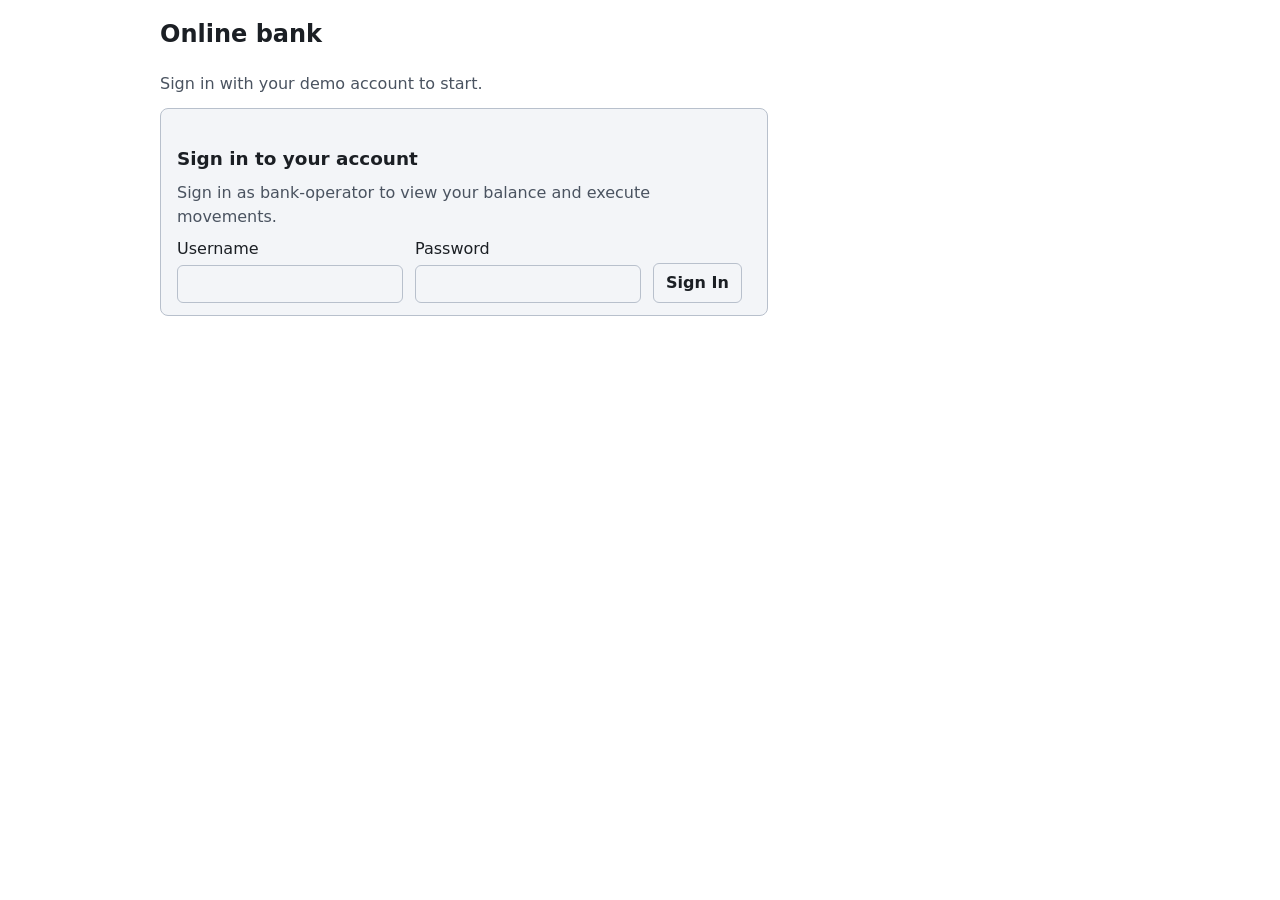
<file: src/bank/index.html>
<!doctype html>
<html lang="en">
<head>
  <meta charset="utf-8">
  <meta name="viewport" content="width=device-width, initial-scale=1">
  <meta name="color-scheme" content="light dark">
  <title>Online bank</title>
  <link rel="icon" href="data:,">
  <link rel="stylesheet" href="styles.css">
  <script type="module" src="app.js"></script>
</head>
<body>
  <header class="page-header">
    <h1>Online bank</h1>
    <div id="user-profile" class="user-profile" hidden>
      <span class="user-badge">Signed in as <strong id="user-display">-</strong></span>
      <button type="button" id="sign-out-button">Sign Out</button>
    </div>
  </header>

  <main>
    <p id="status" class="status" role="status" aria-live="polite">Loading.</p>

    <section id="login-section" aria-labelledby="login-title" class="card login-card">
      <h2 id="login-title">Sign in to your account</h2>
      <p id="hint" class="hint">Sign in as bank-operator to view your balance and execute movements.</p>
      <form id="login-form" class="login-form" autocomplete="off" novalidate>
        <div class="field">
          <label for="login-username">Username</label>
          <input id="login-username" name="username" type="text" autocomplete="username" spellcheck="false" required>
        </div>
        <div class="field">
          <label for="login-password">Password</label>
          <input id="login-password" name="password" type="password" autocomplete="current-password" required>
        </div>
        <button type="submit" id="sign-in-button">Sign In</button>
      </form>
      <p id="login-error" class="message message-error" role="alert" aria-live="assertive" hidden></p>
    </section>

    <div id="authenticated-view" hidden>
      <section aria-labelledby="balance-title" class="cards">
        <h2 id="balance-title" class="visually-hidden">Balance</h2>
        <div class="card">
          <h3>Current balance</h3>
          <p class="big" id="balance">-</p>
        </div>
      </section>

      <section aria-labelledby="move-title">
        <h2 id="move-title">New operation</h2>
        <form id="move-form" class="move-form" novalidate>
          <div class="field">
            <label for="move-type">Operation</label>
            <select id="move-type" name="type">
              <option value="deposit">Deposit</option>
              <option value="withdrawal">Withdrawal</option>
            </select>
          </div>
          <div class="field">
            <label for="move-amount">Amount</label>
            <input id="move-amount" name="amount" type="text" inputmode="decimal" autocomplete="off" aria-describedby="amount-error">
          </div>
          <button type="submit" id="execute-button">Execute</button>
        </form>
        <p id="amount-error" class="message message-error" hidden></p>
        <p id="operate-status" class="message" role="status" aria-live="polite" hidden></p>

        <dl id="result" class="result" hidden>
          <div><dt>Result</dt><dd id="r-result"></dd></div>
          <div><dt>Updated balance</dt><dd id="r-balance"></dd></div>
          <div><dt>Answered by region</dt><dd id="r-served"></dd></div>
          <div><dt>Processed in region</dt><dd id="r-processed"></dd></div>
          <div><dt>Database role</dt><dd id="r-role"></dd></div>
          <div><dt>Round trip</dt><dd id="r-round"></dd></div>
          <div><dt>Server time</dt><dd id="r-server"></dd></div>
          <div><dt>Attempts</dt><dd id="r-attempts"></dd></div>
        </dl>
      </section>

      <section aria-labelledby="ops-title">
        <h2 id="ops-title">Operations in this session</h2>
        <p id="latency-summary" class="hint">No operations yet.</p>
        <div class="table-wrap">
          <table>
            <caption class="visually-hidden">Operations of this session, newest first</caption>
            <thead>
              <tr>
                <th scope="col">Id</th>
                <th scope="col">Type</th>
                <th scope="col" class="num">Amount</th>
                <th scope="col" class="num">Balance after</th>
                <th scope="col">Region</th>
                <th scope="col">Backend</th>
                <th scope="col" class="num">Round trip (ms)</th>
                <th scope="col" class="num">Server (ms)</th>
                <th scope="col" class="num">Attempts</th>
              </tr>
            </thead>
            <tbody id="ops-body"></tbody>
          </table>
        </div>
        <p class="actions"><button type="button" id="verify-button">Verify my operations</button></p>
        <p id="verify-message" class="message" role="status" aria-live="polite" hidden></p>
        <ul id="verify-missing" class="missing-list" hidden></ul>
      </section>
    </div>
  </main>
</body>
</html>
</file>
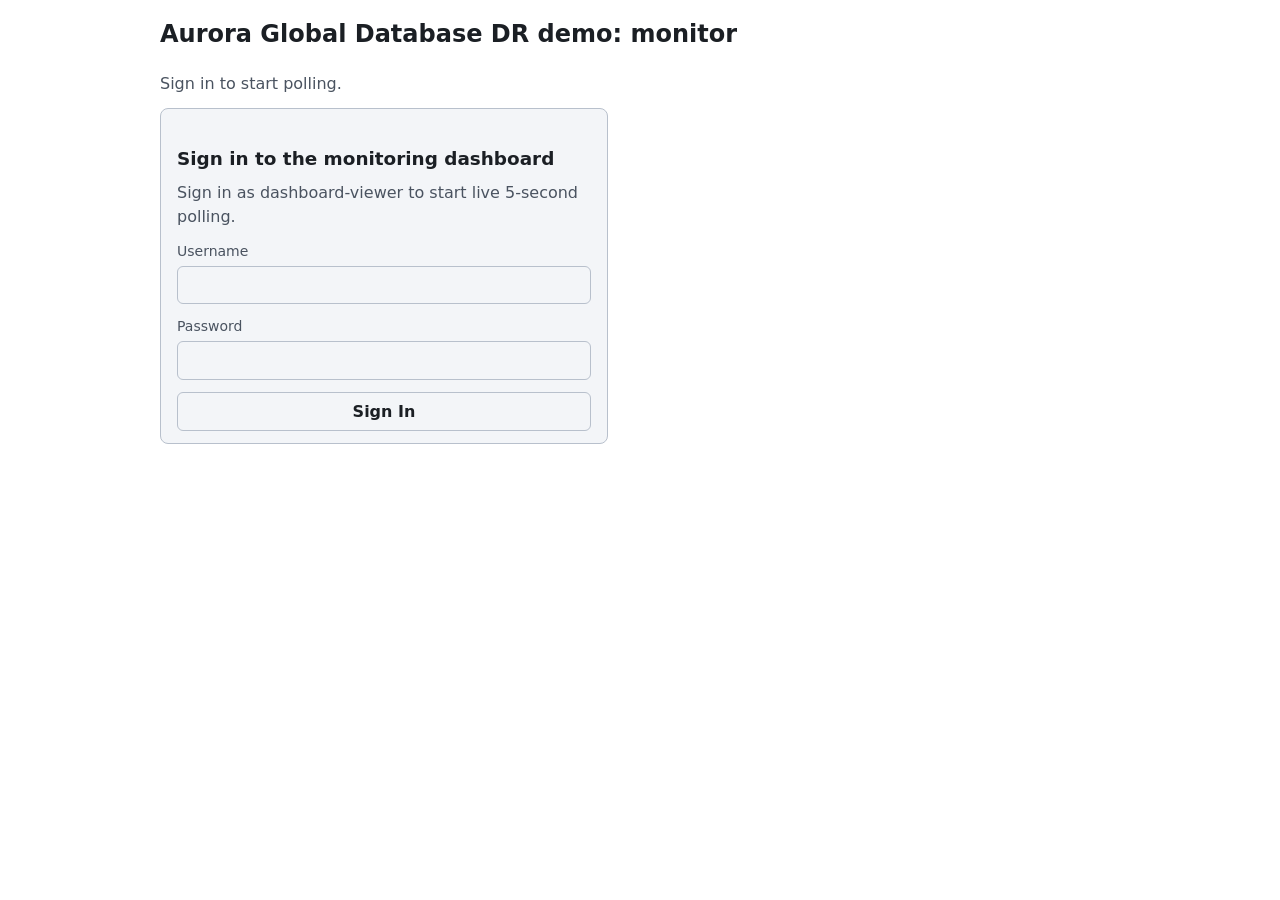
<file: src/dashboard/index.html>
<!doctype html>
<html lang="en">
<head>
  <meta charset="utf-8">
  <meta name="viewport" content="width=device-width, initial-scale=1">
  <meta name="color-scheme" content="light dark">
  <title>DR demo dashboard</title>
  <link rel="icon" href="data:,">
  <link rel="stylesheet" href="styles.css">
  <script type="module" src="app.js"></script>
</head>
<body>
  <header class="page-header">
    <h1>Aurora Global Database DR demo: monitor</h1>
    <div id="user-profile" class="user-profile" hidden>
      <span class="user-badge">Signed in as <strong id="user-display">-</strong></span>
      <button type="button" id="sign-out-button">Sign Out</button>
    </div>
  </header>

  <main>
    <p id="status" class="status" role="status" aria-live="polite">Loading.</p>

    <div id="auth-banner" class="banner banner-error" role="alert" hidden></div>

    <section id="login-section" aria-labelledby="login-title" class="card login-card">
      <h2 id="login-title">Sign in to the monitoring dashboard</h2>
      <p id="hint" class="hint">Sign in as dashboard-viewer to start live 5-second polling.</p>
      <form id="login-form" class="login-form" autocomplete="off" novalidate>
        <div class="field">
          <label for="login-username">Username</label>
          <input id="login-username" name="username" type="text" autocomplete="username" spellcheck="false" required>
        </div>
        <div class="field">
          <label for="login-password">Password</label>
          <input id="login-password" name="password" type="password" autocomplete="current-password" required>
        </div>
        <button type="submit" id="sign-in-button">Sign In</button>
      </form>
      <p id="login-error" class="banner banner-error" role="alert" aria-live="assertive" hidden></p>
    </section>

    <div id="authenticated-view" hidden>
      <div id="unavailable" class="banner banner-error" hidden>
        <strong>Unavailable.</strong>
        <span id="unavailable-text"></span>
      </div>
      <div id="change-banner" class="banner banner-change" hidden></div>

      <section aria-labelledby="summary-title" class="cards">
        <h2 id="summary-title" class="visually-hidden">Summary</h2>
        <div class="card" id="region-card">
          <h3>Serving region</h3>
          <p class="big" id="active-region">-</p>
        </div>
        <div class="card" id="role-card">
          <h3>Database role</h3>
          <p class="big" id="database-role">-</p>
        </div>
        <div class="card">
          <h3>Current balance</h3>
          <p class="big" id="balance">-</p>
        </div>
        <div class="card">
          <h3>Total movements</h3>
          <p class="big" id="total-count">-</p>
        </div>
      </section>

      <section aria-labelledby="regions-title">
        <h2 id="regions-title">Movements by processing region</h2>
        <ul id="region-list" class="region-list"></ul>
      </section>

      <section aria-labelledby="timeline-title">
        <h2 id="timeline-title">Region and role changes</h2>
        <ul id="timeline" class="timeline"></ul>
        <p id="empty-timeline" class="hint">No change seen since this page was opened.</p>
      </section>

      <section aria-labelledby="latency-title">
        <h2 id="latency-title">Poll round trip (this browser)</h2>
        <p id="latency-text" class="hint">No samples yet.</p>
      </section>

      <section aria-labelledby="history-title">
        <h2 id="history-title">Latest 50 movements</h2>
        <div class="table-wrap">
          <table>
            <caption class="visually-hidden">Latest movements, newest first</caption>
            <thead>
              <tr>
                <th scope="col">Time (UTC)</th>
                <th scope="col">Type</th>
                <th scope="col" class="num">Amount</th>
                <th scope="col" class="num">Balance after</th>
                <th scope="col">Processed region</th>
                <th scope="col">Status</th>
              </tr>
            </thead>
            <tbody id="history-body"></tbody>
          </table>
        </div>
        <p id="empty-history" class="hint" hidden>No movements yet.</p>
      </section>

      <section aria-labelledby="verify-title">
        <h2 id="verify-title">Ledger consistency</h2>
        <p class="hint">Runs only when requested; it reads the whole ledger.</p>
        <button type="button" id="verify-button">Verify</button>
        <p id="verify-result" class="verify-result" role="status" aria-live="polite" hidden></p>
        <dl id="verify-rows" class="verify-rows" hidden></dl>
      </section>

      <p class="footer">Last successful update: <span id="last-update">never</span></p>
    </div>
  </main>
</body>
</html>
</file>
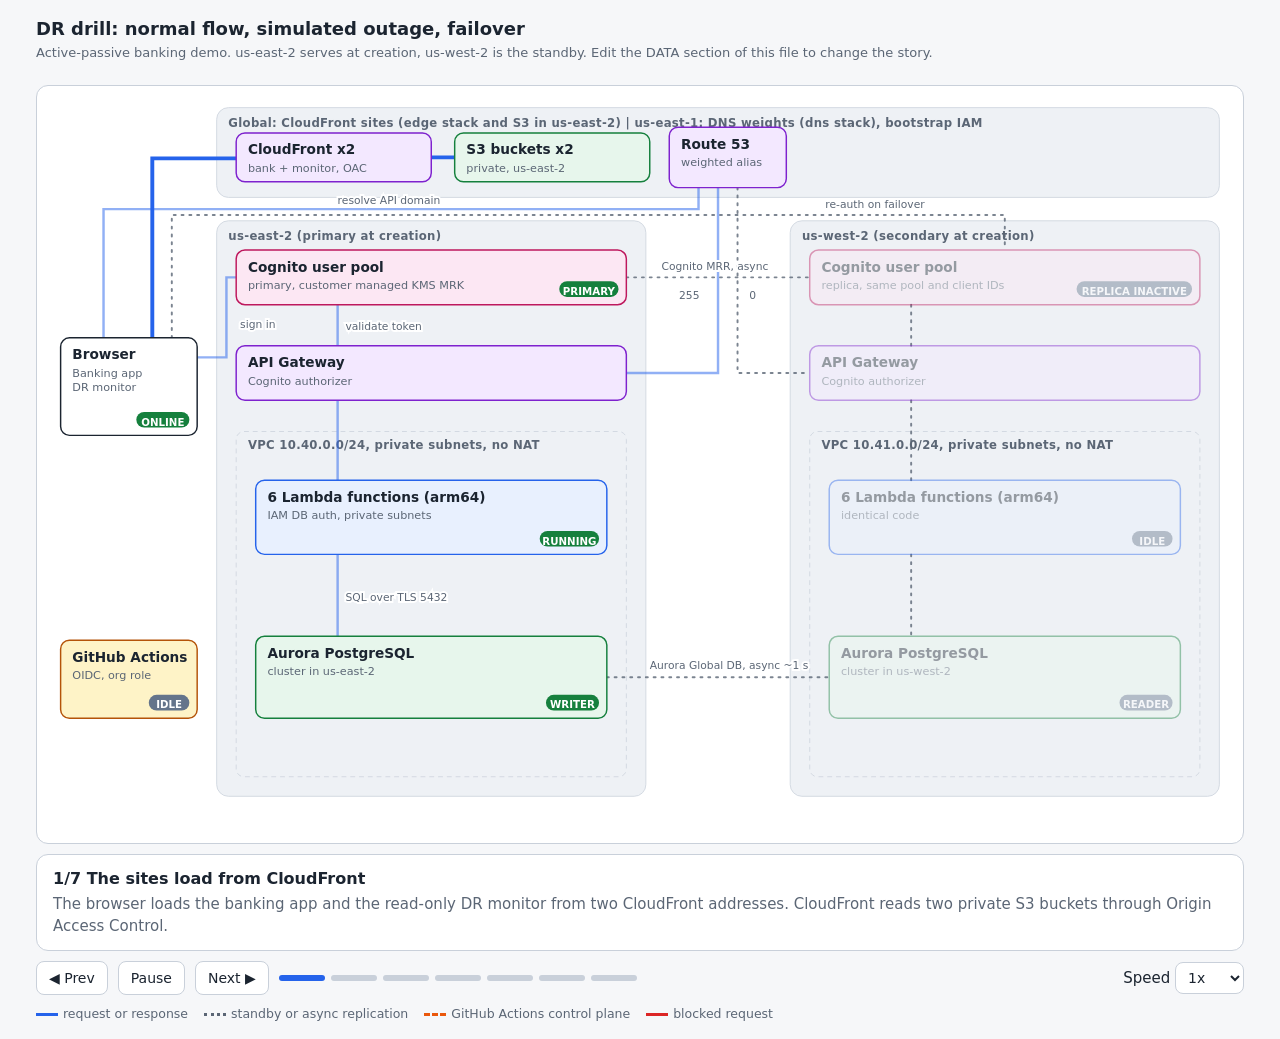
<file: docs/dr-flow-animation.html>
<!doctype html>
<html lang="en">
<head>
<meta charset="utf-8">
<meta name="viewport" content="width=device-width, initial-scale=1">
<title>DR flow animation</title>
<!--
  Animated walkthrough of the DR drill. Self-contained: open the file in a browser, no build, no network.
  HOW TO EDIT (everything lives in the DATA section of the script):
    NODES   boxes (position, title, default sub text)
    EDGES   connections (SVG path, default style, optional label)
    STATES  named starting points for the scenes
    SCENES  the story: each step has a caption, state changes and the edges that animate
  Step fields: nodes {id:{mode,badge,kind,sub}}, edges {id:style}, labels {id:text}, flow [...], ctl [...], pulse [...]
  Flow items: 'edge' forward, '~edge' reverse, '!edge' blocked (red cross), ['a','b'] in parallel.
  Controls: Space play/pause, arrows previous/next step, 1-3 scenes. URL: #scene=2&step=3&play=0
-->
<style>
  :root {
    --bg:#f6f7f9; --panel:#ffffff; --ink:#1b2430; --muted:#5b6675; --line:#c9d0da;
    --blue:#2563eb; --blue-bg:#e8f0fe; --green:#15803d; --green-bg:#e7f6ec; --purple:#7e22ce; --purple-bg:#f3e8ff;
    --pink:#be185d; --pink-bg:#fce7f3; --amber:#b45309; --amber-bg:#fef3c7; --red:#dc2626; --red-bg:#fee2e2;
    --zone:#eef1f5; --zone-line:#d3d9e2; --ctl:#ea580c;
  }
  @media (prefers-color-scheme: dark) {
    :root:not([data-theme="light"]) {
      --bg:#0f141b; --panel:#171e28; --ink:#e6ebf2; --muted:#9aa6b6; --line:#3a4658;
      --blue:#60a5fa; --blue-bg:#16263f; --green:#4ade80; --green-bg:#112a1b; --purple:#c084fc; --purple-bg:#26163a;
      --pink:#f472b6; --pink-bg:#3a1428; --amber:#fbbf24; --amber-bg:#3a2a0a; --red:#f87171; --red-bg:#3b1515;
      --zone:#141b25; --zone-line:#2a3547; --ctl:#fb923c;
    }
  }
  :root[data-theme="dark"] {
    --bg:#0f141b; --panel:#171e28; --ink:#e6ebf2; --muted:#9aa6b6; --line:#3a4658;
    --blue:#60a5fa; --blue-bg:#16263f; --green:#4ade80; --green-bg:#112a1b; --purple:#c084fc; --purple-bg:#26163a;
    --pink:#f472b6; --pink-bg:#3a1428; --amber:#fbbf24; --amber-bg:#3a2a0a; --red:#f87171; --red-bg:#3b1515;
    --zone:#141b25; --zone-line:#2a3547; --ctl:#fb923c;
  }
  * { box-sizing:border-box; }
  body { margin:0; background:var(--bg); color:var(--ink); font:15px/1.45 system-ui,-apple-system,"Segoe UI",Roboto,sans-serif; }
  .wrap { max-width:1240px; margin:0 auto; padding:16px; }
  h1 { font-size:18px; margin:0 0 2px; }
  .sub { color:var(--muted); margin:0 0 12px; font-size:13px; }
  .tabs { display:flex; gap:8px; flex-wrap:wrap; margin-bottom:10px; }
  .tab { border:1px solid var(--line); background:var(--panel); color:var(--ink); padding:7px 12px; border-radius:8px; cursor:pointer; font:inherit; font-size:14px; }
  .tab[aria-selected="true"] { border-color:var(--blue); background:var(--blue-bg); color:var(--blue); font-weight:600; }
  .stage { background:var(--panel); border:1px solid var(--line); border-radius:12px; padding:8px; }
  svg { width:100%; height:auto; display:block; }
  .caption { margin-top:10px; background:var(--panel); border:1px solid var(--line); border-radius:12px; padding:12px 16px; min-height:96px; }
  .caption h2 { margin:0 0 4px; font-size:16px; }
  .caption p { margin:0; color:var(--muted); }
  .bar { display:flex; align-items:center; gap:10px; flex-wrap:wrap; margin-top:10px; }
  .btn { border:1px solid var(--line); background:var(--panel); color:var(--ink); padding:6px 12px; border-radius:8px; cursor:pointer; font:inherit; font-size:14px; }
  .btn:hover { border-color:var(--blue); }
  .dots { display:flex; gap:6px; flex:1; min-width:160px; }
  .dot { flex:1; height:6px; border-radius:3px; background:var(--line); cursor:pointer; max-width:46px; }
  .dot.done { background:var(--blue); opacity:.55; } .dot.cur { background:var(--blue); }
  select { border:1px solid var(--line); background:var(--panel); color:var(--ink); padding:6px 8px; border-radius:8px; font:inherit; font-size:14px; }
  .legend { display:flex; gap:16px; flex-wrap:wrap; margin-top:10px; font-size:12.5px; color:var(--muted); }
  .legend i { display:inline-block; width:22px; height:0; border-top:3px solid var(--blue); vertical-align:middle; margin-right:5px; }
  .legend i.d { border-top:3px dotted var(--muted); } .legend i.c { border-top:3px dashed var(--ctl); } .legend i.x { border-top:3px solid var(--red); }

  /* svg */
  .zone { fill:var(--zone); stroke:var(--zone-line); }
  .zone-label { fill:var(--muted); font-size:12px; font-weight:600; letter-spacing:.3px; }
  .node rect { stroke-width:1.5; transition:opacity .4s, stroke .4s, fill .4s; }
  .node text { pointer-events:none; }
  .node .t { font-size:14px; font-weight:600; fill:var(--ink); }
  .node .s { font-size:11.5px; fill:var(--muted); }
  .k-compute rect { fill:var(--blue-bg); stroke:var(--blue); }
  .k-data rect { fill:var(--green-bg); stroke:var(--green); }
  .k-edge rect { fill:var(--purple-bg); stroke:var(--purple); }
  .k-auth rect { fill:var(--pink-bg); stroke:var(--pink); }
  .k-ops rect { fill:var(--amber-bg); stroke:var(--amber); }
  .k-client rect { fill:var(--panel); stroke:var(--ink); }
  .node.standby { opacity:.42; }
  .node.fenced rect { fill:var(--red-bg); stroke:var(--red); stroke-dasharray:6 4; }
  .node.alarm rect { stroke:var(--red); stroke-width:3; animation:alarm 1s ease-in-out infinite; }
  .node.hidden { opacity:0; }
  @keyframes alarm { 50% { stroke-opacity:.25; } }
  .pulse-ring { fill:none; stroke:var(--blue); stroke-width:3; opacity:0; animation:ring 1.4s ease-out 2; }
  @keyframes ring { 0% { opacity:.9; transform:scale(1); } 100% { opacity:0; transform:scale(1.08); } }
  .badge rect { stroke:none; } .badge text { font-size:10.5px; font-weight:700; fill:#fff; }
  .badge.ok rect { fill:var(--green); } .badge.idle rect { fill:#64748b; } .badge.warn rect { fill:var(--amber); } .badge.bad rect { fill:var(--red); } .badge.info rect { fill:var(--blue); }
  .edge { fill:none; stroke-linecap:round; transition:stroke .3s, opacity .3s; }
  .edge.faint { stroke:var(--line); stroke-width:2; }
  .edge.solid { stroke:var(--blue); stroke-width:2.5; opacity:.5; }
  .edge.dotted { stroke:var(--muted); stroke-width:2; stroke-dasharray:2 6; opacity:.8; }
  .edge.off { opacity:0; }
  .edge.lit { opacity:1; stroke:var(--blue); stroke-width:4; stroke-dasharray:none; }
  .edge-label { font-size:11px; fill:var(--muted); paint-order:stroke; stroke:var(--panel); stroke-width:4px; }
  .packet { fill:var(--blue); stroke:var(--panel); stroke-width:2; }
  .ctl-line { fill:none; stroke:var(--ctl); stroke-width:3; stroke-dasharray:7 5; }
  .ctl-packet { fill:var(--ctl); stroke:var(--panel); stroke-width:2; }
  .cross { stroke:var(--red); stroke-width:5; stroke-linecap:round; }
</style>
</head>
<body>
<div class="wrap">
  <h1>DR drill: normal flow, simulated outage, failover</h1>
  <p class="sub">Active-passive banking demo. us-east-2 serves at creation, us-west-2 is the standby. Edit the DATA section of this file to change the story.</p>
  <div class="tabs" role="tablist" id="tabs"></div>
  <div class="stage"><svg id="svg" viewBox="0 0 1220 760" role="img" aria-label="Animated DR architecture"></svg></div>
  <div class="caption" aria-live="polite"><h2 id="cap-title"></h2><p id="cap-text"></p></div>
  <div class="bar">
    <button class="btn" id="prev" title="Previous step (left arrow)">&#9664; Prev</button>
    <button class="btn" id="play" title="Play or pause (space)">Pause</button>
    <button class="btn" id="next" title="Next step (right arrow)">Next &#9654;</button>
    <div class="dots" id="dots"></div>
    <label>Speed <select id="speed"><option value="0.6">0.6x</option><option value="1" selected>1x</option><option value="1.6">1.6x</option></select></label>
  </div>
  <div class="legend">
    <span><i></i>request or response</span><span><i class="d"></i>standby or async replication</span>
    <span><i class="c"></i>GitHub Actions control plane</span><span><i class="x"></i>blocked request</span>
  </div>
</div>

<script>
/* =====================================================================================================
   DATA: edit here
   ===================================================================================================== */

// x, y, w, h in SVG units. kind picks the colour. sub: use \n for a second line. badge/kind: shown as a pill.
const NODES = {
  browser: { x:16,  y:250, w:140, h:100, kind:'client',  title:'Browser', sub:'Banking app\nDR monitor', badge:'ONLINE', bk:'ok' },
  gh:      { x:16,  y:560, w:140, h:80,  kind:'ops',     title:'GitHub Actions', sub:'OIDC, org role', badge:'IDLE', bk:'idle' },
  cf:      { x:196, y:40,  w:200, h:50,  kind:'edge',    title:'CloudFront x2', sub:'bank + monitor, OAC' },
  s3:      { x:420, y:40,  w:200, h:50,  kind:'data',    title:'S3 buckets x2', sub:'private, us-east-2' },
  r53:     { x:640, y:34,  w:120, h:62,  kind:'edge',    title:'Route 53', sub:'weighted alias' },

  cogE:    { x:196, y:160, w:400, h:56,  kind:'auth',    title:'Cognito user pool', sub:'primary, customer managed KMS MRK', badge:'PRIMARY', bk:'ok' },
  apiE:    { x:196, y:258, w:400, h:56,  kind:'edge',    title:'API Gateway', sub:'Cognito authorizer', badge:'', bk:'ok' },
  fncE:    { x:216, y:396, w:360, h:76,  kind:'compute', title:'6 Lambda functions (arm64)', sub:'IAM DB auth, private subnets', badge:'RUNNING', bk:'ok' },
  dbE:     { x:216, y:556, w:360, h:84,  kind:'data',    title:'Aurora PostgreSQL', sub:'cluster in us-east-2', badge:'WRITER', bk:'ok' },

  cogW:    { x:784, y:160, w:400, h:56,  kind:'auth',    title:'Cognito user pool', sub:'replica, same pool and client IDs', badge:'REPLICA INACTIVE', bk:'idle' },
  apiW:    { x:784, y:258, w:400, h:56,  kind:'edge',    title:'API Gateway', sub:'Cognito authorizer', badge:'', bk:'idle' },
  fncW:    { x:804, y:396, w:360, h:76,  kind:'compute', title:'6 Lambda functions (arm64)', sub:'identical code', badge:'IDLE', bk:'idle' },
  dbW:     { x:804, y:556, w:360, h:84,  kind:'data',    title:'Aurora PostgreSQL', sub:'cluster in us-west-2', badge:'READER', bk:'idle' },
};

// Static boxes behind the nodes.
const ZONES = [
  { x:176, y:14,  w:1028, h:92,  label:'Global: CloudFront sites (edge stack and S3 in us-east-2) | us-east-1: DNS weights (dns stack), bootstrap IAM' },
  { x:176, y:130, w:440,  h:590, label:'us-east-2  (primary at creation)' },
  { x:764, y:130, w:440,  h:590, label:'us-west-2  (secondary at creation)' },
  { x:196, y:346, w:400,  h:354, label:'VPC 10.40.0.0/24, private subnets, no NAT', inner:true },
  { x:784, y:346, w:400,  h:354, label:'VPC 10.41.0.0/24, private subnets, no NAT', inner:true },
];

// s: default style: faint | solid | dotted | off. label: optional text at (lx, ly).
const EDGES = {
  'b-cf':     { d:'M110,250 L110,66 L196,66',                       s:'solid' },
  'cf-s3':    { d:'M396,65 L420,65',                                s:'solid' },
  'b-cogE':   { d:'M156,270 L186,270 L186,188 L196,188',            s:'solid', label:'sign in', lx:200, ly:240 },
  'b-r53':    { d:'M60,250 L60,118 L670,118 L670,96',               s:'solid', label:'resolve API domain', lx:300, ly:113 },
  'b-cogW':   { d:'M130,250 L130,124 L984,124 L984,160',            s:'dotted', label:'re-auth on failover', lx:800, ly:117 },
  'r53-apiE': { d:'M690,96 L690,286 L596,286',                      s:'solid',  label:'255', lx:650, ly:210 },
  'r53-apiW': { d:'M710,96 L710,286 L784,286',                      s:'dotted', label:'0',   lx:722, ly:210 },
  'apiE-cogE':{ d:'M300,258 L300,216',                              s:'solid', label:'validate token', lx:308, ly:242 },
  'apiW-cogW':{ d:'M888,258 L888,216',                              s:'dotted' },
  'apiE-fncE':{ d:'M300,314 L300,396',                              s:'solid' },
  'apiW-fncW':{ d:'M888,314 L888,396',                              s:'dotted' },
  'fncE-dbE': { d:'M300,472 L300,556',                              s:'solid', label:'SQL over TLS 5432', lx:308, ly:520 },
  'fncW-dbW': { d:'M888,472 L888,556',                              s:'dotted' },
  'dbE-dbW':  { d:'M576,598 L804,598',                              s:'dotted', label:'Aurora Global DB, async ~1 s', lx:620, ly:590 },
  'dbW-dbE':  { d:'M804,614 L576,614',                              s:'off',    label:'replication reversed', lx:640, ly:632 },
  'cogE-cogW':{ d:'M596,188 L784,188',                              s:'dotted', label:'Cognito MRR, async', lx:632, ly:180 },
};

// GitHub Actions control-plane lines. A node without an entry here gets an automatic curve from the GitHub box.
const CTL_PATHS = {
  r53:  'M156,590 L166,590 L166,112 L650,112 L650,96',
  dbW:  'M86,640 L86,742 L690,742 L690,626 L804,626',
  cogW: 'M86,640 L86,746 L736,746 L736,200 L784,200',
};

// Named starting points. Scenes begin from one of these and then apply step deltas.
const STATES = {
  normal: {
    nodes: { cogW:{mode:'standby'}, apiW:{mode:'standby'}, fncW:{mode:'standby'}, dbW:{mode:'standby'} },
    edges: {}, labels: {},
  },
  fenced: {
    nodes: {
      fncE:{mode:'fenced', badge:'FENCED, concurrency 0', bk:'bad'},
      apiE:{mode:'alarm', badge:'ALARM 5xx / throttles', bk:'bad'},
      browser:{badge:'RECOVERING...', bk:'warn'},
      cogW:{mode:'standby'}, apiW:{mode:'standby'}, fncW:{mode:'standby'}, dbW:{mode:'standby'},
      gh:{badge:'DONE', bk:'ok'},
    },
    edges: {}, labels: {},
  },
};

// flow: animated request paths. ctl: GitHub Actions dashed lines to a node. pulse: ring around nodes.
const SCENES = [
  { id:'normal', tab:'1. Normal operation', start:'normal', steps:[
    { title:'The sites load from CloudFront',
      text:'The browser loads the banking app and the read-only DR monitor from two CloudFront addresses. CloudFront reads two private S3 buckets through Origin Access Control.',
      flow:['b-cf','cf-s3'] },
    { title:'The user signs in to Cognito',
      text:'USER_PASSWORD_AUTH against the user pool in us-east-2. The browser gets a 15-minute ID token and a refresh token, and keeps the credentials in memory for a later re-authentication.',
      flow:['b-cogE','~b-cogE'] },
    { title:'Route 53 chooses the region',
      text:'The API has one custom domain. Two weighted alias records, us-east-2 = 255 and us-west-2 = 0, send every call to us-east-2.',
      flow:['b-r53','r53-apiE'] },
    { title:'API Gateway checks the token',
      text:'The native Cognito authorizer validates the Bearer ID token and passes the claims to the function. Only GET /health and the CORS preflight need no token.',
      flow:['apiE-cogE'] },
    { title:'Lambda writes to Aurora',
      text:'One of six functions in the private subnets connects over TLS with IAM database authentication. create-transaction is the only writer: it locks the account row, inserts the movement and updates the balance.',
      flow:['apiE-fncE','fncE-dbE'] },
    { title:'The answer comes back',
      text:'The response carries X-Served-By-Region: us-east-2. The banking app shows the new balance and the monitor shows region and database role.',
      flow:['~fncE-dbE','~apiE-fncE'] },
    { title:'Meanwhile: replication to us-west-2',
      text:'Aurora Global Database copies every commit to us-west-2 (about 1 s behind). Cognito Multi-Region Replication copies users and credentials. us-west-2 serves no traffic.',
      flow:[['dbE-dbW','cogE-cogW']], pulse:['dbW','cogW'] },
  ]},

  { id:'outage', tab:'2. Simulate outage (fence)', start:'normal', steps:[
    { title:'The operator starts simulate-outage',
      text:'Actions, workflow simulate-outage: action fence, region us-east-2, typed confirmation us-east-2. GitHub assumes the organization role through OIDC.',
      nodes:{ gh:{badge:'RUNNING', bk:'info'} }, ctl:['fncE'] },
    { title:'This is what turns off: the six functions',
      text:'Reserved concurrency 0 on create-transaction, list-transactions, get-stats, get-health, get-account and get-consistency. Lambda rejects every invocation in us-east-2.',
      nodes:{ fncE:{mode:'fenced', badge:'FENCED, concurrency 0', bk:'bad'}, gh:{badge:'DONE', bk:'ok'} }, pulse:['fncE'] },
    { title:'Everything else keeps running',
      text:'Aurora is still the writer, API Gateway, Cognito and the VPC are healthy, and the Route 53 weights are unchanged. The outage is simulated, not reproduced: the same fence is what protects against split brain after a real failover.',
      pulse:['dbE','apiE','cogE'] },
    { title:'Requests still arrive in us-east-2',
      text:'Route 53 still answers 255 / 0, API Gateway receives the call and the authorizer accepts the token, but Lambda throttles it and the client gets 429 or 5xx.',
      flow:['b-r53','r53-apiE','apiE-cogE','!apiE-fncE'] },
    { title:'What the users and the alarms see',
      text:'The banking app shows "recovering" and retries with the same Idempotency-Key. The monitor shows the Unavailable banner. The lambda-throttles and api-5xx alarms go to ALARM and notify the SNS topic.',
      nodes:{ browser:{badge:'RECOVERING...', bk:'warn'}, apiE:{mode:'alarm', badge:'ALARM 5xx / throttles', bk:'bad'} } },
    { title:'us-west-2 is still on standby',
      text:'Aurora reader, idle functions, Route 53 weight 0 and the Cognito replica INACTIVE. Nothing has moved yet: the failover is the next workflow.',
      pulse:['dbW','fncW','cogW'] },
  ]},

  { id:'failover', tab:'3. Failover to us-west-2', start:'fenced', steps:[
    { title:'The operator starts failover (to-secondary)',
      text:'Typed confirmation "failover". Pre-checks, read only: us-east-2 must be fenced, us-west-2 must not be, and replication lag must be under 5 s.',
      nodes:{ gh:{badge:'RUNNING', bk:'info'} }, ctl:['fncE','dbW'] },
    { title:'The Cognito replica is activated',
      text:'The regional configuration in us-west-2 goes from INACTIVE to ACTIVE, so the replica can sign users in with the replicated credentials.',
      nodes:{ cogW:{mode:'normal', badge:'REPLICA ACTIVE', bk:'ok'} }, ctl:['cogW'] },
    { title:'Planned switchover starts',
      text:'Aurora waits until us-west-2 has caught up, then swaps the roles. Writes pause for about 35 to 40 s. No data is lost; this is a planned switchover, not a failover with data loss.',
      nodes:{ dbE:{badge:'SWITCHING...', bk:'warn'}, dbW:{mode:'normal', badge:'SWITCHING...', bk:'warn'} }, ctl:['dbE'] },
    { title:'Roles swapped',
      text:'us-west-2 is now the writer and us-east-2 a reader. Replication runs in the opposite direction. The database stacks are never redeployed during a drill: RDS owns the roles.',
      nodes:{ dbW:{mode:'normal', badge:'WRITER', bk:'ok'}, dbE:{mode:'normal', badge:'READER', bk:'idle'} },
      edges:{ 'dbE-dbW':'off', 'dbW-dbE':'dotted' }, flow:['dbW-dbE'] },
    { title:'Route 53 weights move to us-west-2',
      text:'The dns stack in us-east-1 is updated to 0 / 255. It does not need us-east-2, so it works even if that region is down. The order matters: database first, traffic after. TTL is 60 s.',
      nodes:{ apiW:{mode:'normal', badge:'SERVING', bk:'ok'}, fncW:{mode:'normal', badge:'RUNNING', bk:'ok'}, apiE:{mode:'normal', badge:'', bk:'ok'},
              gh:{badge:'RUNNING', bk:'info'} },
      edges:{ 'r53-apiE':'dotted', 'r53-apiW':'solid', 'apiE-cogE':'dotted', 'apiE-fncE':'dotted', 'fncE-dbE':'dotted',
              'apiW-cogW':'solid', 'apiW-fncW':'solid', 'fncW-dbW':'solid' },
      labels:{ 'r53-apiE':'0', 'r53-apiW':'255' }, ctl:['r53'] },
    { title:'Validation',
      text:'40-validate waits until GET /health?deep=true reports served_by_region = us-west-2 and database_role = writer.',
      nodes:{ gh:{badge:'DONE', bk:'ok'} }, flow:['r53-apiW','apiW-fncW','fncW-dbW'] },
    { title:'The users sign in again, now in us-west-2',
      text:'The replica shares the pool and client IDs and holds the replicated credentials, so the banking app re-authenticates with its in-memory credentials against us-west-2 and keeps going.',
      nodes:{ browser:{badge:'RE-AUTH', bk:'info'} },
      edges:{ 'b-cogW':'solid', 'b-cogE':'dotted' }, flow:['b-cogW','~b-cogW'] },
    { title:'The same flow, mirrored',
      text:'Request, Route 53, API Gateway in us-west-2, the replica authorizer, Lambda, and the Aurora writer in us-west-2. The answer says X-Served-By-Region: us-west-2.',
      nodes:{ browser:{badge:'ONLINE', bk:'ok'} },
      flow:['b-r53','r53-apiW','apiW-cogW','apiW-fncW','fncW-dbW'] },
    { title:'Ledger check',
      text:'45-consistency replays the ledger: stored and replayed balance match, the chain is intact and no key is duplicated. us-east-2 stays fenced as a reader until the failback (to-primary) mirrors all of this.',
      pulse:['dbW','dbE'] },
  ]},
];

/* =====================================================================================================
   ENGINE: normally no need to edit below
   ===================================================================================================== */
const NS = 'http://www.w3.org/2000/svg';
const $ = (id) => document.getElementById(id);
const svg = $('svg');
function el(tag, attrs = {}, parent) {
  const e = document.createElementNS(NS, tag);
  for (const k in attrs) e.setAttribute(k, attrs[k]);
  if (parent) parent.appendChild(e);
  return e;
}
const layers = { zones: el('g', {}, svg), edges: el('g', {}, svg), nodes: el('g', {}, svg), fx: el('g', {}, svg) };

// Zones
for (const z of ZONES) {
  el('rect', { x:z.x, y:z.y, width:z.w, height:z.h, rx:z.inner ? 8 : 12, class:'zone', 'stroke-dasharray': z.inner ? '5 4' : '' }, layers.zones);
  const t = el('text', { x:z.x + 12, y:z.y + (z.inner ? 18 : 20), class:'zone-label' }, layers.zones);
  t.textContent = z.label;
}

// Edges
const edgeEls = {}, labelEls = {};
for (const [id, e] of Object.entries(EDGES)) {
  edgeEls[id] = el('path', { d:e.d, class:'edge', id:'e-' + id }, layers.edges);
  if (e.label) {
    labelEls[id] = el('text', { x:e.lx, y:e.ly, class:'edge-label' }, layers.edges);
    labelEls[id].textContent = e.label;
  }
}

// Nodes
const nodeEls = {};
for (const [id, n] of Object.entries(NODES)) {
  const g = el('g', { class:'node k-' + n.kind }, layers.nodes);
  el('rect', { x:n.x, y:n.y, width:n.w, height:n.h, rx:9 }, g);
  const t = el('text', { x:n.x + 12, y:n.y + 22, class:'t' }, g); t.textContent = n.title;
  const sub = el('text', { x:n.x + 12, y:n.y + 40, class:'s' }, g);
  const badge = el('g', { class:'badge idle' }, g);
  const br = el('rect', { rx:8, height:16 }, badge);
  const bt = el('text', { 'text-anchor':'middle', y:n.y + n.h - 10 }, badge);
  nodeEls[id] = { g, sub, badge, br, bt, n };
}
function setNode(id, st) {
  const o = nodeEls[id], n = o.n;
  o.g.setAttribute('class', 'node k-' + n.kind + (st.mode && st.mode !== 'normal' ? ' ' + st.mode : ''));
  const lines = (st.sub ?? n.sub ?? '').split('\n');
  o.sub.textContent = '';
  lines.forEach((ln, i) => { const ts = el('tspan', { x:n.x + 12, dy:i ? 14 : 0 }, o.sub); ts.textContent = ln; });
  const text = st.badge ?? n.badge ?? '';
  o.badge.style.display = text ? '' : 'none';
  o.badge.setAttribute('class', 'badge ' + (st.bk ?? n.bk ?? 'idle'));
  o.bt.textContent = text;
  const w = text.length * 6.4 + 16;
  o.br.setAttribute('width', w); o.br.setAttribute('x', n.x + n.w - w - 8); o.br.setAttribute('y', n.y + n.h - 24);
  o.bt.setAttribute('x', n.x + n.w - w / 2 - 8);
}

// State handling
function mergeState(base, delta) {
  const out = { nodes:{ ...base.nodes }, edges:{ ...base.edges }, labels:{ ...base.labels } };
  for (const [k, v] of Object.entries(delta.nodes || {})) out.nodes[k] = { ...(out.nodes[k] || {}), ...v };
  Object.assign(out.edges, delta.edges || {});
  Object.assign(out.labels, delta.labels || {});
  return out;
}
function stateAt(sceneIdx, stepIdx) {
  let st = JSON.parse(JSON.stringify(STATES[SCENES[sceneIdx].start]));
  for (let i = 0; i <= stepIdx; i++) st = mergeState(st, SCENES[sceneIdx].steps[i]);
  return st;
}
function render(st) {
  for (const id in NODES) setNode(id, st.nodes[id] || {});
  for (const [id, e] of Object.entries(EDGES)) {
    edgeEls[id].setAttribute('class', 'edge ' + (st.edges[id] || e.s));
    if (labelEls[id]) {
      labelEls[id].textContent = st.labels[id] ?? e.label;
      labelEls[id].style.display = (st.edges[id] || e.s) === 'off' ? 'none' : '';
    }
  }
}

// Animation
let epoch = 0, speed = 1;
const sleep = (ms) => new Promise((r) => setTimeout(r, ms / speed));
function travel(pathEl, { reverse = false, dead = false, cls = 'packet', parent = layers.fx, r = 7 }) {
  return new Promise((resolve) => {
    const my = epoch, len = pathEl.getTotalLength();
    const dur = Math.max(450, len / 0.42) / speed;
    const stop = dead ? 0.62 : 1;
    const dot = el('circle', { r, class:cls }, parent);
    const t0 = performance.now();
    (function tick(now) {
      if (my !== epoch) { dot.remove(); return resolve(false); }
      const p = Math.min(1, (now - t0) / dur) * stop;
      const pt = pathEl.getPointAtLength((reverse ? 1 - p : p) * len);
      dot.setAttribute('cx', pt.x); dot.setAttribute('cy', pt.y);
      if ((now - t0) / dur < 1) return requestAnimationFrame(tick);
      if (dead) {
        const c = el('g', {}, parent);
        el('line', { x1:pt.x - 9, y1:pt.y - 9, x2:pt.x + 9, y2:pt.y + 9, class:'cross' }, c);
        el('line', { x1:pt.x - 9, y1:pt.y + 9, x2:pt.x + 9, y2:pt.y - 9, class:'cross' }, c);
      }
      dot.remove(); resolve(true);
    })(t0);
  });
}
async function runFlowItem(item, my) {
  const group = Array.isArray(item) ? item : [item];
  await Promise.all(group.map(async (raw) => {
    const reverse = raw.startsWith('~'), dead = raw.startsWith('!');
    const id = raw.replace(/^[~!]/, '');
    const ok = await travel(edgeEls[id], { reverse, dead });
    if (ok && my === epoch && !dead) edgeEls[id].classList.add('lit');
  }));
}
function ctlPath(fromId, toId) {
  if (CTL_PATHS[toId]) return CTL_PATHS[toId];
  const a = NODES[fromId], b = NODES[toId];
  const x1 = a.x + a.w, y1 = a.y + a.h / 2, x2 = b.x + b.w / 2, y2 = b.y + b.h / 2;
  const cx = (x1 + x2) / 2, cy = Math.max(y1, y2) + 70;
  return `M${x1},${y1} Q${cx},${cy} ${x2},${y2}`;
}
async function runStep(si, ti) {
  const my = ++epoch;
  layers.fx.textContent = '';
  const step = SCENES[si].steps[ti];
  for (const id of step.pulse || []) {
    const n = NODES[id];
    const r = el('rect', { x:n.x - 3, y:n.y - 3, width:n.w + 6, height:n.h + 6, rx:11, class:'pulse-ring', style:'transform-box:fill-box;transform-origin:center' }, layers.fx);
    r.setAttribute('data-pulse', '1');
  }
  const jobs = [];
  for (const to of step.ctl || []) {
    const p = el('path', { d:ctlPath('gh', to), class:'ctl-line' }, layers.fx);
    jobs.push(travel(p, { cls:'ctl-packet', parent:layers.fx, r:6 }));
  }
  if (jobs.length) await Promise.all(jobs);
  if (my !== epoch) return false;
  for (const item of step.flow || []) {
    await runFlowItem(item, my);
    if (my !== epoch) return false;
    await sleep(120);
  }
  return my === epoch;
}

// Navigation and autoplay
let cur = { s:0, t:0 }, playing = true, timer = null;
function buildTabs() {
  const tabs = $('tabs');
  SCENES.forEach((sc, i) => {
    const b = el('button', {}, null);
    b.className = 'tab'; b.setAttribute('role', 'tab'); b.textContent = sc.tab;
    b.onclick = () => go(i, 0);
    tabs.appendChild(b);
  });
}
function buildDots() {
  const d = $('dots'); d.textContent = '';
  SCENES[cur.s].steps.forEach((_, i) => {
    const x = document.createElement('div'); x.className = 'dot'; x.onclick = () => go(cur.s, i); d.appendChild(x);
  });
}
function paintChrome() {
  [...$('tabs').children].forEach((b, i) => b.setAttribute('aria-selected', i === cur.s));
  [...$('dots').children].forEach((d, i) => { d.className = 'dot' + (i < cur.t ? ' done' : i === cur.t ? ' cur' : ''); });
  const step = SCENES[cur.s].steps[cur.t];
  $('cap-title').textContent = `${cur.t + 1}/${SCENES[cur.s].steps.length}  ${step.title}`;
  $('cap-text').textContent = step.text;
  $('play').textContent = playing ? 'Pause' : 'Play';
  try { history.replaceState(null, '', `#scene=${cur.s + 1}&step=${cur.t + 1}&play=${playing ? 1 : 0}`); } catch (e) {}
}
async function go(s, t) {
  clearTimeout(timer);
  const rebuild = s !== cur.s || !$('dots').children.length;
  cur = { s, t };
  if (rebuild) buildDots();
  render(stateAt(s, t));
  paintChrome();
  const finished = await runStep(s, t);
  if (finished && playing) {
    const hold = (SCENES[s].steps[t].hold ?? 1800) / speed;
    timer = setTimeout(next, hold);
  }
}
function next() {
  const sc = SCENES[cur.s];
  if (cur.t + 1 < sc.steps.length) return go(cur.s, cur.t + 1);
  go((cur.s + 1) % SCENES.length, 0);
}
function prev() {
  if (cur.t > 0) return go(cur.s, cur.t - 1);
  const s = (cur.s - 1 + SCENES.length) % SCENES.length;
  go(s, SCENES[s].steps.length - 1);
}
function togglePlay() {
  playing = !playing; paintChrome();
  if (playing) go(cur.s, cur.t); else clearTimeout(timer);
}
$('next').onclick = () => { playing = false; next(); };
$('prev').onclick = () => { playing = false; prev(); };
$('play').onclick = togglePlay;
$('speed').onchange = (e) => { speed = parseFloat(e.target.value); };
addEventListener('keydown', (e) => {
  if (e.key === ' ') { e.preventDefault(); togglePlay(); }
  else if (e.key === 'ArrowRight') { playing = false; next(); }
  else if (e.key === 'ArrowLeft') { playing = false; prev(); }
  else if (/^[1-9]$/.test(e.key) && SCENES[+e.key - 1]) go(+e.key - 1, 0);
});

buildTabs();
const q = new URLSearchParams(location.hash.slice(1));
const s0 = Math.min(Math.max((+q.get('scene') || 1) - 1, 0), SCENES.length - 1);
const t0 = Math.min(Math.max((+q.get('step') || 1) - 1, 0), SCENES[s0].steps.length - 1);
playing = q.get('play') !== '0';
go(s0, t0);
</script>
</body>
</html>
</file>
<file: src/bank/styles.css>
:root {
  color-scheme: light dark;
  --bg: #ffffff;
  --surface: #f3f5f8;
  --text: #1b1f24;
  --muted: #4a5360;
  --border: #b8c0cc;
  --accent: #0b5cad;
  --error-bg: #fdecec;
  --error-text: #8a1212;
  --ok-bg: #e5f5e8;
  --ok-text: #14532d;
  --change-bg: #fff4d6;
  --change-text: #5c3d00;
  --focus: #0b5cad;
}

@media (prefers-color-scheme: dark) {
  :root {
    --bg: #121417;
    --surface: #1c2026;
    --text: #e8eaed;
    --muted: #b4bcc8;
    --border: #5a6472;
    --accent: #8ab4f8;
    --error-bg: #3b1414;
    --error-text: #ffbcbc;
    --ok-bg: #12301a;
    --ok-text: #b7ecc4;
    --change-bg: #3d3000;
    --change-text: #ffe29a;
    --focus: #8ab4f8;
  }
}

* { box-sizing: border-box; }

body {
  margin: 0 auto;
  max-width: 62rem;
  padding: 1rem;
  background: var(--bg);
  color: var(--text);
  font: 1rem/1.5 system-ui, sans-serif;
}

h1 { font-size: 1.5rem; margin: 0 0 0.75rem; }
h2 { font-size: 1.15rem; margin: 1.5rem 0 0.5rem; }
h3 { font-size: 0.9rem; margin: 0; color: var(--muted); font-weight: 600; }

.page-header { display: flex; flex-wrap: wrap; align-items: center; justify-content: space-between; gap: 0.75rem; }
.login-form, .move-form { display: flex; flex-wrap: wrap; gap: 0.75rem; align-items: end; }
.login-card { margin-top: 0.75rem; max-width: 38rem; }
.user-profile { display: flex; flex-wrap: wrap; align-items: center; gap: 0.75rem; }
.user-badge { font-size: 0.95rem; color: var(--muted); }
.user-badge strong { color: var(--text); }
.field { display: flex; flex-direction: column; gap: 0.25rem; }

input, button, select {
  font: inherit;
  color: var(--text);
  background: var(--surface);
  border: 1px solid var(--border);
  border-radius: 0.375rem;
  padding: 0.4rem 0.75rem;
}

button { cursor: pointer; font-weight: 600; min-height: 2.5rem; }
button:disabled { cursor: progress; opacity: 0.7; }

:focus-visible { outline: 3px solid var(--focus); outline-offset: 2px; }

.status, .hint { color: var(--muted); margin: 0.5rem 0; }
.message { margin: 0.5rem 0; font-weight: 600; padding: 0.5rem 0.75rem; border-radius: 0.375rem; }
.message-error, .message[data-phase="failed"] { color: var(--error-text); background: var(--error-bg); }
.message[data-phase="recovering"] { color: var(--change-text); background: var(--change-bg); }
.message[data-phase="done"] { color: var(--ok-text); background: var(--ok-bg); }

.cards { display: grid; grid-template-columns: repeat(auto-fit, minmax(12rem, 1fr)); gap: 0.75rem; margin-top: 0.75rem; }
.card { background: var(--surface); border: 1px solid var(--border); border-radius: 0.5rem; padding: 0.75rem 1rem; }
.big { font-size: 1.75rem; font-weight: 700; margin: 0.25rem 0 0; overflow-wrap: anywhere; }

.result { display: grid; grid-template-columns: repeat(auto-fit, minmax(12rem, 1fr)); gap: 0.5rem; margin: 0.75rem 0 0; }
.result div { background: var(--surface); border: 1px solid var(--border); border-radius: 0.5rem; padding: 0.5rem 0.75rem; }
.result dt { font-size: 0.85rem; color: var(--muted); font-weight: 600; }
.result dd { margin: 0; font-weight: 600; overflow-wrap: anywhere; }

.table-wrap { overflow-x: auto; }
table { width: 100%; border-collapse: collapse; font-size: 0.9rem; }
th, td { text-align: left; padding: 0.4rem 0.6rem; border-bottom: 1px solid var(--border); white-space: nowrap; }
th { color: var(--muted); }
.num { text-align: right; font-variant-numeric: tabular-nums; }
td.id { font-family: ui-monospace, monospace; max-width: 10rem; overflow: hidden; text-overflow: ellipsis; }

.missing-list { font-family: ui-monospace, monospace; overflow-wrap: anywhere; }

.visually-hidden {
  position: absolute; width: 1px; height: 1px; margin: -1px; padding: 0;
  overflow: hidden; clip: rect(0 0 0 0); white-space: nowrap; border: 0;
}

[hidden] { display: none !important; }

@media (max-width: 30rem) {
  .move-form .field, .move-form button, .login-form .field, .login-form button { width: 100%; }
}
</file>
<file: src/dashboard/styles.css>
:root {
  color-scheme: light dark;
  --bg: #ffffff;
  --surface: #f3f5f8;
  --text: #1b1f24;
  --muted: #4a5360;
  --border: #b8c0cc;
  --accent: #0b5cad;
  --track: #dde2e9;
  --error-bg: #fdecec;
  --error-text: #8a1212;
  --change-bg: #fff4d6;
  --change-text: #5c3d00;
  --focus: #0b5cad;
}

@media (prefers-color-scheme: dark) {
  :root {
    --bg: #121417;
    --surface: #1c2026;
    --text: #e8eaed;
    --muted: #b4bcc8;
    --border: #5a6472;
    --accent: #8ab4f8;
    --track: #343b45;
    --error-bg: #3b1414;
    --error-text: #ffbcbc;
    --change-bg: #3d3000;
    --change-text: #ffe29a;
    --focus: #8ab4f8;
  }
}

* { box-sizing: border-box; }

body {
  margin: 0 auto;
  max-width: 62rem;
  padding: 1rem;
  background: var(--bg);
  color: var(--text);
  font: 1rem/1.5 system-ui, sans-serif;
}

h1 { font-size: 1.5rem; margin: 0 0 0.75rem; }
h2 { font-size: 1.15rem; margin: 1.5rem 0 0.5rem; }
h3 { font-size: 0.9rem; margin: 0; color: var(--muted); font-weight: 600; }

.page-header { display: flex; flex-wrap: wrap; align-items: center; justify-content: space-between; gap: 0.75rem; }
.user-profile { display: flex; flex-wrap: wrap; gap: 0.75rem; align-items: center; }
.user-badge { color: var(--muted); font-size: 0.9rem; }
.user-badge strong { color: var(--text); }
.login-card { margin-top: 0.75rem; max-width: 28rem; }
.login-form { display: grid; gap: 0.75rem; margin-top: 0.75rem; }
.field { display: grid; gap: 0.25rem; }
.field label { font-size: 0.875rem; color: var(--muted); }

input, button {
  font: inherit;
  color: var(--text);
  background: var(--surface);
  border: 1px solid var(--border);
  border-radius: 0.375rem;
  padding: 0.4rem 0.75rem;
}

button { cursor: pointer; font-weight: 600; }
button:disabled { cursor: progress; opacity: 0.7; }

:focus-visible { outline: 3px solid var(--focus); outline-offset: 2px; }

.status, .footer, .hint { color: var(--muted); margin: 0.5rem 0; }
.timeline { margin: 0; padding-left: 1.25rem; }
.verify-result { margin: 0.75rem 0; font-weight: 600; padding: 0.5rem 0.75rem; border-radius: 0.375rem; border: 2px solid var(--border); }
.verify-result[data-state="consistent"] { border-color: var(--accent); }
.verify-result[data-state="inconsistent"] { color: var(--error-text); background: var(--error-bg); border-color: currentColor; }
.verify-result[data-state="truncated"] { color: var(--change-text); background: var(--change-bg); border-color: currentColor; }
.verify-rows { display: grid; grid-template-columns: minmax(10rem, max-content) 1fr; gap: 0.25rem 1rem; margin: 0; }
.verify-rows dt { color: var(--muted); }
.verify-rows dd { margin: 0; font-variant-numeric: tabular-nums; overflow-wrap: anywhere; }
@media (max-width: 30rem) { .verify-rows { grid-template-columns: 1fr; } }

.banner { padding: 0.75rem 1rem; border-radius: 0.375rem; margin: 0.5rem 0; border: 2px solid currentColor; }
.banner-error { background: var(--error-bg); color: var(--error-text); }
.banner-change { background: var(--change-bg); color: var(--change-text); }

.cards { display: grid; grid-template-columns: repeat(auto-fit, minmax(12rem, 1fr)); gap: 0.75rem; margin-top: 0.75rem; }
.card { background: var(--surface); border: 1px solid var(--border); border-radius: 0.5rem; padding: 0.75rem 1rem; }
.big { font-size: 1.75rem; font-weight: 700; margin: 0.25rem 0 0; overflow-wrap: anywhere; }
.card.changed { border: 3px solid var(--change-text); animation: pulse 1.2s ease-in-out 3; }
.card.stale .big { color: var(--muted); }

@keyframes pulse { 50% { background: var(--change-bg); } }
@media (prefers-reduced-motion: reduce) { .card.changed { animation: none; } }

.region-list { list-style: none; margin: 0; padding: 0; display: grid; gap: 0.75rem; }
.region-head { display: flex; justify-content: space-between; flex-wrap: wrap; gap: 0.5rem; font-weight: 600; }
.region-meta { color: var(--muted); font-size: 0.875rem; }
.bar { height: 0.875rem; background: var(--track); border-radius: 0.5rem; overflow: hidden; border: 1px solid var(--border); }
.bar-fill { height: 100%; width: var(--share, 0%); background: var(--accent); }

.table-wrap { overflow-x: auto; }
table { width: 100%; border-collapse: collapse; font-size: 0.9rem; }
th, td { text-align: left; padding: 0.4rem 0.6rem; border-bottom: 1px solid var(--border); white-space: nowrap; }
th { color: var(--muted); }
.num { text-align: right; font-variant-numeric: tabular-nums; }
td.id { font-family: ui-monospace, monospace; max-width: 14rem; overflow: hidden; text-overflow: ellipsis; }

.visually-hidden {
  position: absolute; width: 1px; height: 1px; margin: -1px; padding: 0;
  overflow: hidden; clip: rect(0 0 0 0); white-space: nowrap; border: 0;
}

[hidden] { display: none !important; }
</file>
